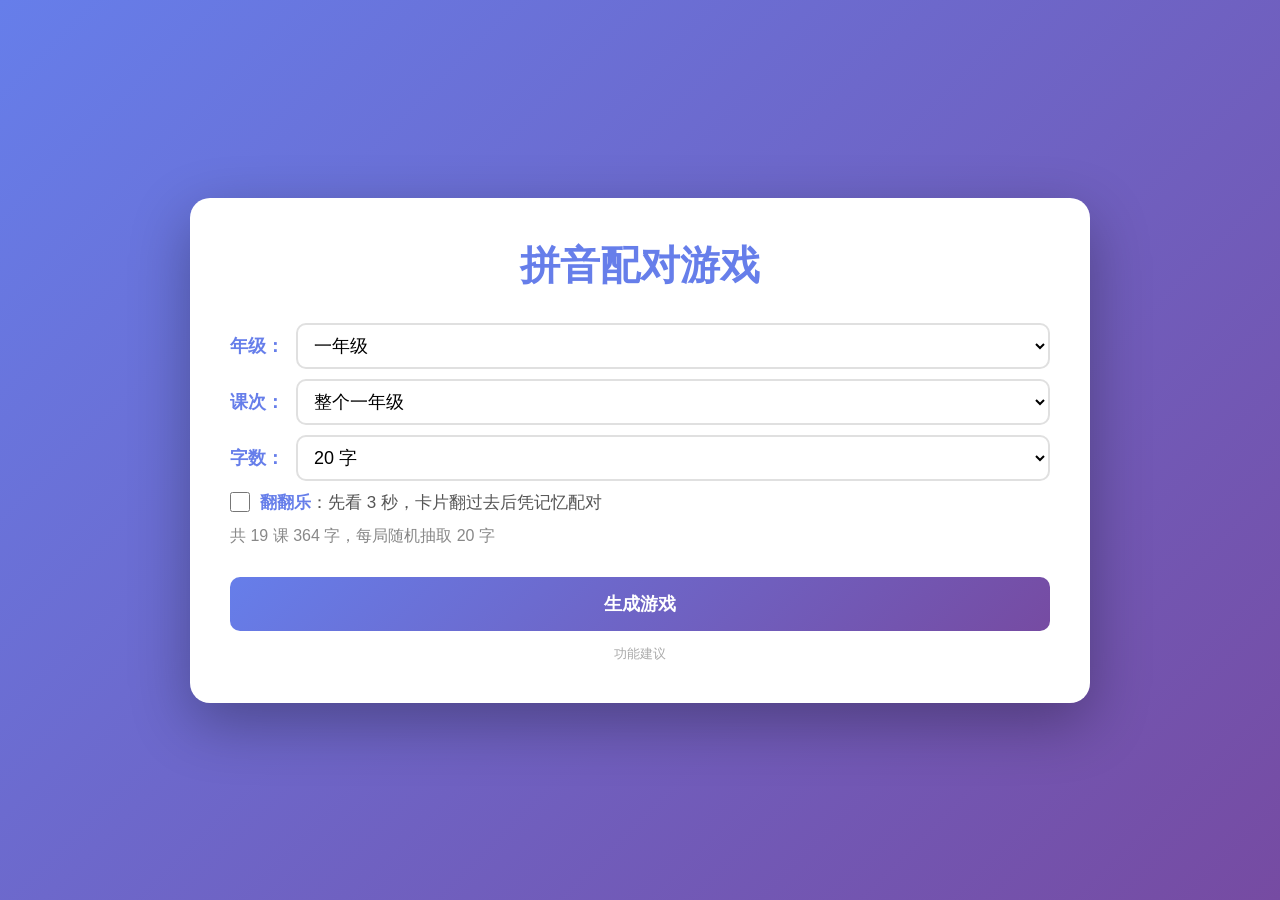
<file: index.html>
<!DOCTYPE html>
<html lang="zh-CN">
<head>
    <!-- GA-START: 安卓 App 打包时会删除这一段 -->
    <!-- Google tag (gtag.js) -->
    <script async src="https://www.googletagmanager.com/gtag/js?id=G-LVJJ4GY9FC"></script>
    <script>
      window.dataLayer = window.dataLayer || [];
      function gtag(){dataLayer.push(arguments);}
      gtag('js', new Date());
      gtag('config', 'G-LVJJ4GY9FC');
    </script>
    <!-- GA-END -->
    <meta charset="UTF-8">
    <meta name="viewport" content="width=device-width, initial-scale=1.0">
    <title>拼音配对游戏</title>
    <link rel="stylesheet" href="style.css">
  <link rel="icon" href="favicon.svg" type="image/svg+xml">
  <link rel="icon" href="favicon-32.png" sizes="32x32" type="image/png">
  <link rel="apple-touch-icon" href="apple-touch-icon.png">
</head>
<body>
    <div class="container">
        <!-- 界面一：选择字表 -->
        <div class="input-screen" id="inputScreen">
            <h1>拼音配对游戏</h1>

            <div class="lesson-picker">
                <label for="gradeSelect">年级：</label>
                <select id="gradeSelect" onchange="onGradeChange()">
                    <!-- 选项由 js/game.js 生成 -->
                </select>
            </div>
            <div class="lesson-picker">
                <label for="lessonSelect">课次：</label>
                <select id="lessonSelect" onchange="updateLessonInfo()">
                    <!-- 选项由 js/game.js 生成 -->
                </select>
            </div>
            <div class="lesson-picker" id="countPicker">
                <label for="wordCount">字数：</label>
                <select id="wordCount" onchange="updateLessonInfo()">
                    <option value="6">6 字</option>
                    <option value="10">10 字</option>
                    <option value="15">15 字</option>
                    <option value="20" selected>20 字</option>
                    <option value="30">30 字</option>
                </select>
            </div>
            <label class="mode-option">
                <input type="checkbox" id="flipMode" onchange="saveSelection()">
                <span><strong>翻翻乐</strong>：先看 3 秒，卡片翻过去后凭记忆配对</span>
            </label>
            <div class="lesson-info" id="lessonInfo"></div>
            <div class="lesson-preview" id="lessonPreview"></div>

            <!-- 自定义字表 -->
            <div id="customArea" class="hidden">
                <div class="instructions">
                    <strong>使用说明：</strong><br>
                    请输入字表,每行一个汉字和对应的拼音，用空格隔开。<br>
                    <br>
                    <strong>V2新功能：</strong><br>
                    1. <strong>同音字配对：</strong>如果"第"和"弟"都标注为dì，它们可以和任何dì配对<br>
                    2. <strong>多音字配对：</strong>一个字可以有多个读音，每个读音都需要配对<br>
                       • 例如：地 dì de（会生成两个"地"卡片，分别对应dì和de）<br>
                       • 任意"地"卡片都可以和dì或de配对<br>
                    <br>
                    例如：<br>
                    天 tiān<br>
                    地 dì de<br>
                    第 dì<br>
                    和 hé hè huó huò
                </div>
                <textarea id="wordInput" placeholder="请输入字表，每行格式：汉字 拼音1 拼音2 ...&#10;&#10;单音字示例：&#10;天 tiān&#10;人 rén&#10;&#10;多音字示例：&#10;地 dì de&#10;和 hé hè huó huò&#10;长 cháng zhǎng"></textarea>
            </div>

            <button class="btn btn-primary" id="startBtn" onclick="startGame()">生成游戏</button>

            <!-- 仅在安卓 App 中显示 -->
            <div class="app-update hidden" id="appUpdate">
                <span id="appVersion"></span>
                <button type="button" class="link-btn" onclick="window.AndroidApp &amp;&amp; AndroidApp.checkUpdate()">检查更新</button>
            </div>
            <p class="feedback-link"><a href="https://mrwengkb.github.io/FeatureReq/?app=HanziMatch" target="_blank" rel="noopener">功能建议</a></p>
        </div>

        <!-- 界面二：游戏界面 -->
        <div class="game-screen hidden" id="gameScreen">
            <div class="game-top">
                <div class="game-lesson" id="gameLesson"></div>
                <div class="timer" id="timer">时间：00:00</div>
            </div>
            <div class="game-hint hidden" id="gameHint">💡 提示：同样的字不能重复配同样的拼音</div>
            <div class="game-board" id="gameBoard"></div>
        </div>

        <!-- 成功提示弹窗 -->
        <div class="success-modal" id="successModal">
            <div class="modal-content">
                <h2>🎉 成功过关！</h2>
                <p>用时：<span id="finalTime"></span></p>
                <div class="modal-buttons">
                    <button class="btn btn-success" onclick="replayGame()">再玩一次</button>
                    <button class="btn btn-secondary" onclick="backToMenu()">返回设置</button>
                </div>
            </div>
        </div>

    </div>

    <script src="js/hanzilist.js"></script>
    <script src="js/game.js"></script>
    <script src="js/app.js"></script>
</body>
</html>
</file>
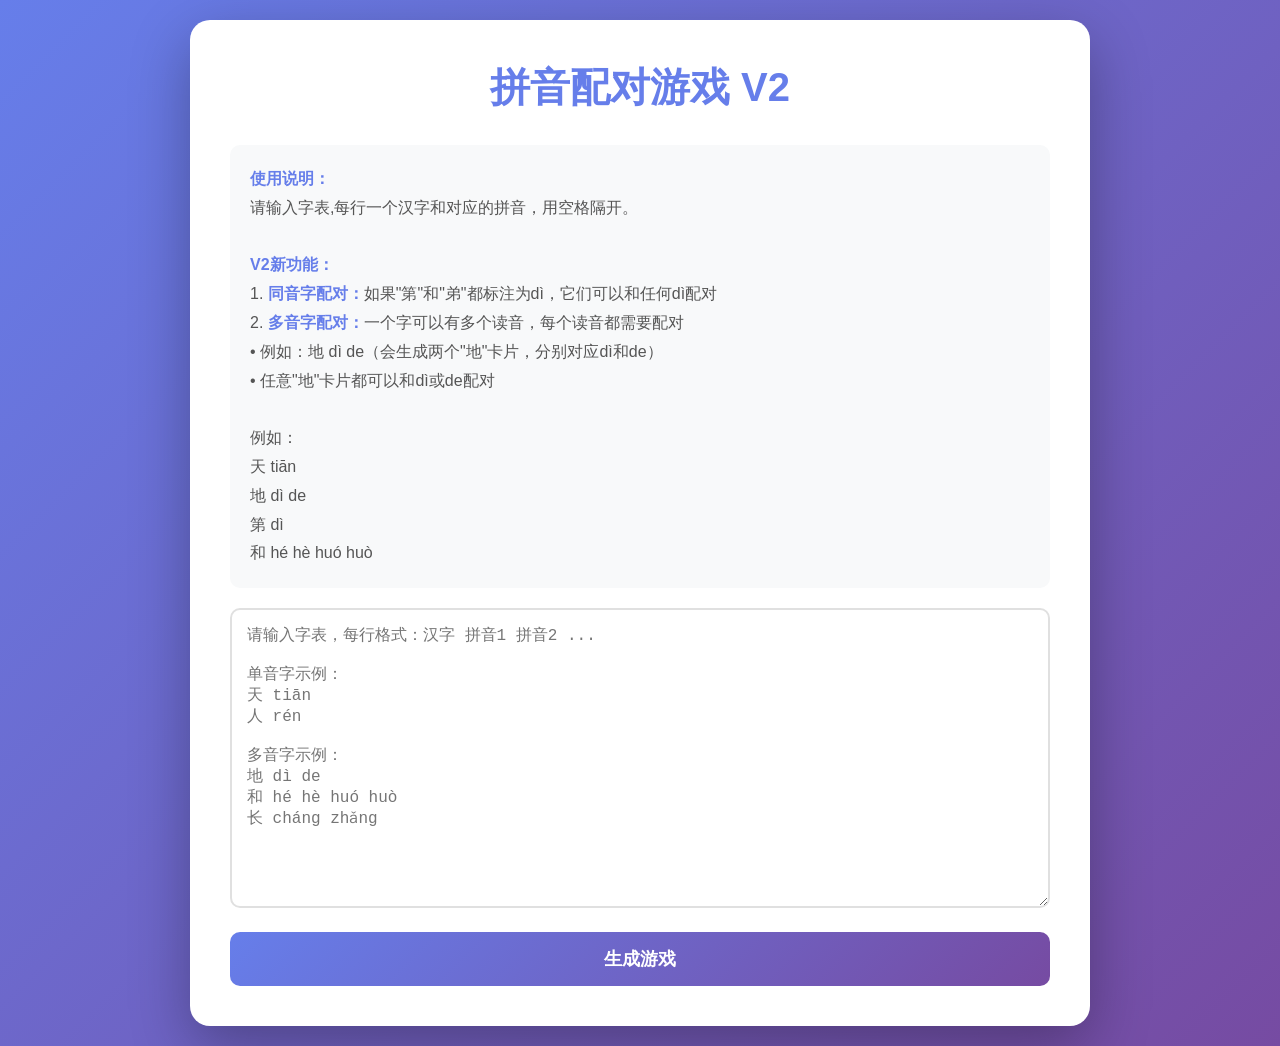
<file: pinyin_matching_game_v2.html>
<!DOCTYPE html>
<html lang="zh-CN">
<head>
    <meta charset="UTF-8">
    <meta name="viewport" content="width=device-width, initial-scale=1.0">
    <title>拼音配对游戏 V2</title>
    <style>
        * {
            margin: 0;
            padding: 0;
            box-sizing: border-box;
        }

        body {
            font-family: 'Microsoft YaHei', Arial, sans-serif;
            background: linear-gradient(135deg, #667eea 0%, #764ba2 100%);
            min-height: 100vh;
            display: flex;
            justify-content: center;
            align-items: center;
            padding: 20px;
        }

        .container {
            background: white;
            border-radius: 20px;
            padding: 40px;
            box-shadow: 0 20px 60px rgba(0, 0, 0, 0.3);
            max-width: 900px;
            width: 100%;
        }

        h1 {
            text-align: center;
            color: #667eea;
            margin-bottom: 30px;
            font-size: 2.5em;
        }

        /* 隐藏类 */
        .hidden {
            display: none !important;
        }

        /* 界面一：输入界面 */
        .input-screen {
            display: block;
        }

        .instructions {
            background: #f8f9fa;
            padding: 20px;
            border-radius: 10px;
            margin-bottom: 20px;
            line-height: 1.8;
            color: #555;
        }

        .instructions strong {
            color: #667eea;
        }

        textarea {
            width: 100%;
            min-height: 300px;
            padding: 15px;
            border: 2px solid #e0e0e0;
            border-radius: 10px;
            font-size: 16px;
            font-family: 'Microsoft YaHei', monospace;
            resize: vertical;
            transition: border-color 0.3s;
        }

        textarea:focus {
            outline: none;
            border-color: #667eea;
        }

        .btn {
            width: 100%;
            padding: 15px;
            margin-top: 20px;
            border: none;
            border-radius: 10px;
            font-size: 18px;
            font-weight: bold;
            cursor: pointer;
            transition: all 0.3s;
        }

        .btn-primary {
            background: linear-gradient(135deg, #667eea 0%, #764ba2 100%);
            color: white;
        }

        .btn-primary:hover {
            transform: translateY(-2px);
            box-shadow: 0 10px 20px rgba(102, 126, 234, 0.3);
        }

        .btn-secondary {
            background: #6c757d;
            color: white;
            margin-top: 10px;
        }

        .btn-secondary:hover {
            background: #5a6268;
        }

        .btn-success {
            background: #28a745;
            color: white;
        }

        .btn-success:hover {
            background: #218838;
        }

        /* 界面二：游戏界面 */
        .game-screen {
            display: block;
        }

        .timer {
            text-align: center;
            font-size: 24px;
            font-weight: bold;
            color: #667eea;
            margin-bottom: 30px;
            padding: 15px;
            background: #f8f9fa;
            border-radius: 10px;
        }

        .game-board {
            display: grid;
            grid-template-columns: repeat(4, 1fr);
            gap: 15px;
            margin-bottom: 20px;
            width: 100%;
        }

        .card {
            min-height: 100px;
            padding: 20px;
            background: linear-gradient(135deg, #667eea 0%, #764ba2 100%);
            border-radius: 10px;
            display: flex;
            justify-content: center;
            align-items: center;
            font-size: 28px;
            font-weight: bold;
            color: white;
            cursor: pointer;
            transition: all 0.3s;
            user-select: none;
            word-break: break-all;
        }

        .card:hover {
            transform: scale(1.05);
            box-shadow: 0 10px 20px rgba(102, 126, 234, 0.4);
        }

        .card.selected {
            background: linear-gradient(135deg, #f093fb 0%, #f5576c 100%);
            transform: scale(1.1);
        }

        .card.matched {
            animation: fadeOut 0.5s ease-out forwards;
        }

        @keyframes fadeOut {
            to {
                opacity: 0;
                transform: scale(0);
            }
        }

        /* 成功提示 */
        .success-modal {
            display: none;
            position: fixed;
            top: 0;
            left: 0;
            width: 100%;
            height: 100%;
            background: rgba(0, 0, 0, 0.7);
            justify-content: center;
            align-items: center;
            z-index: 1000;
        }

        .modal-content {
            background: white;
            padding: 50px;
            border-radius: 20px;
            text-align: center;
            animation: bounceIn 0.5s;
        }

        @keyframes bounceIn {
            0% {
                transform: scale(0);
            }
            50% {
                transform: scale(1.1);
            }
            100% {
                transform: scale(1);
            }
        }

        .modal-content h2 {
            color: #28a745;
            font-size: 3em;
            margin-bottom: 20px;
        }

        .modal-content p {
            font-size: 1.5em;
            color: #555;
            margin-bottom: 30px;
        }

        .modal-buttons {
            display: flex;
            gap: 15px;
            justify-content: center;
        }

        .modal-buttons .btn {
            width: auto;
            min-width: 150px;
            margin-top: 0;
        }

        /* 界面三：结束界面 */
        .end-screen {
            display: block;
            text-align: center;
        }

        .end-screen h2 {
            color: #667eea;
            font-size: 2em;
            margin-top: 50px;
        }

        /* 响应式设计 */
        @media (max-width: 600px) {
            .container {
                padding: 20px;
            }

            h1 {
                font-size: 1.8em;
            }

            .game-board {
                grid-template-columns: repeat(3, 1fr);
                gap: 10px;
            }

            .card {
                font-size: 20px;
                min-height: 80px;
                padding: 15px;
            }

            .modal-content {
                padding: 30px;
            }

            .modal-content h2 {
                font-size: 2em;
            }
        }
    </style>
</head>
<body>
    <div class="container">
        <!-- 界面一：输入界面 -->
        <div class="input-screen" id="inputScreen">
            <h1>拼音配对游戏 V2</h1>
            <div class="instructions">
                <strong>使用说明：</strong><br>
                请输入字表,每行一个汉字和对应的拼音，用空格隔开。<br>
                <br>
                <strong>V2新功能：</strong><br>
                1. <strong>同音字配对：</strong>如果"第"和"弟"都标注为dì，它们可以和任何dì配对<br>
                2. <strong>多音字配对：</strong>一个字可以有多个读音，每个读音都需要配对<br>
                   • 例如：地 dì de（会生成两个"地"卡片，分别对应dì和de）<br>
                   • 任意"地"卡片都可以和dì或de配对<br>
                <br>
                例如：<br>
                天 tiān<br>
                地 dì de<br>
                第 dì<br>
                和 hé hè huó huò
            </div>
            <textarea id="wordInput" placeholder="请输入字表，每行格式：汉字 拼音1 拼音2 ...&#10;&#10;单音字示例：&#10;天 tiān&#10;人 rén&#10;&#10;多音字示例：&#10;地 dì de&#10;和 hé hè huó huò&#10;长 cháng zhǎng"></textarea>
            <button class="btn btn-primary" onclick="startGame()">生成游戏</button>
        </div>

        <!-- 界面二：游戏界面 -->
        <div class="game-screen hidden" id="gameScreen">
            <h1>拼音配对游戏</h1>
            <div class="timer" id="timer">时间：00:00</div>
            <div class="game-board" id="gameBoard"></div>
        </div>

        <!-- 成功提示弹窗 -->
        <div class="success-modal" id="successModal">
            <div class="modal-content">
                <h2>🎉 成功过关！</h2>
                <p>用时：<span id="finalTime"></span></p>
                <div class="modal-buttons">
                    <button class="btn btn-success" onclick="replayGame()">重玩一次</button>
                    <button class="btn btn-secondary" onclick="closeGame()">关闭</button>
                </div>
            </div>
        </div>

        <!-- 界面三：结束界面 -->
        <div class="end-screen hidden" id="endScreen">
            <h1>👋</h1>
            <h2>现在你可以关闭窗口了</h2>
        </div>
    </div>

    <script>
        let words = [];
        let cards = [];
        let selectedCards = [];
        let matchedPairs = 0;
        let startTime = null;
        let timerInterval = null;

        // 音效生成器
        const audioContext = new (window.AudioContext || window.webkitAudioContext)();

        function playSound(frequency, duration, type = 'correct') {
            const oscillator = audioContext.createOscillator();
            const gainNode = audioContext.createGain();

            oscillator.connect(gainNode);
            gainNode.connect(audioContext.destination);

            if (type === 'correct') {
                // 正确音效：愉快的上升音调
                oscillator.frequency.setValueAtTime(frequency, audioContext.currentTime);
                oscillator.frequency.exponentialRampToValueAtTime(frequency * 1.5, audioContext.currentTime + duration);
                oscillator.type = 'sine';
            } else {
                // 错误音效：低沉的音调
                oscillator.frequency.setValueAtTime(frequency, audioContext.currentTime);
                oscillator.type = 'triangle';
            }

            gainNode.gain.setValueAtTime(0.3, audioContext.currentTime);
            gainNode.gain.exponentialRampToValueAtTime(0.01, audioContext.currentTime + duration);

            oscillator.start(audioContext.currentTime);
            oscillator.stop(audioContext.currentTime + duration);
        }

        function startGame() {
            const input = document.getElementById('wordInput').value.trim();
            if (!input) {
                alert('请输入字表！');
                return;
            }

            // 解析输入 - V2支持多音字
            const lines = input.split('\n').filter(line => line.trim());
            words = [];
            for (let line of lines) {
                const parts = line.trim().split(/\s+/);
                if (parts.length >= 2) {
                    const character = parts[0];
                    const pinyins = parts.slice(1); // 可能有多个拼音
                    words.push({
                        character: character,
                        pinyins: pinyins  // 存储所有拼音
                    });
                }
            }

            if (words.length === 0) {
                alert('请输入有效的字表！格式：汉字 拼音1 拼音2 ...');
                return;
            }

            // 显示游戏界面
            document.getElementById('inputScreen').classList.add('hidden');
            document.getElementById('gameScreen').classList.remove('hidden');

            initGame();
        }

        function initGame() {
            // V2多音字功能：为每个拼音生成一对卡片
            cards = [];
            let totalPairs = 0;
            
            words.forEach((word, wordIndex) => {
                // 对于每个拼音，生成一个汉字卡片和一个拼音卡片
                word.pinyins.forEach((pinyin, pinyinIndex) => {
                    // 汉字卡片 - 存储该字的所有读音
                    cards.push({ 
                        type: 'character', 
                        value: word.character, 
                        pinyins: word.pinyins,  // 存储所有读音
                        wordIndex: wordIndex,
                        pinyinIndex: pinyinIndex
                    });
                    // 拼音卡片
                    cards.push({ 
                        type: 'pinyin', 
                        value: pinyin,
                        pinyin: pinyin,  // 当前拼音
                        wordIndex: wordIndex,
                        pinyinIndex: pinyinIndex
                    });
                    totalPairs++;
                });
            });

            // 存储总对数，用于判断游戏完成
            window.totalPairs = totalPairs;

            // 随机打散
            shuffleArray(cards);

            // 渲染游戏板
            const gameBoard = document.getElementById('gameBoard');
            gameBoard.innerHTML = '';
            
            cards.forEach((card, index) => {
                const cardElement = document.createElement('div');
                cardElement.className = 'card';
                cardElement.textContent = card.value;
                cardElement.dataset.index = index;
                cardElement.onclick = () => selectCard(index);
                gameBoard.appendChild(cardElement);
            });

            // 重置游戏状态
            selectedCards = [];
            matchedPairs = 0;
            
            startTimer();
        }

        function shuffleArray(array) {
            for (let i = array.length - 1; i > 0; i--) {
                const j = Math.floor(Math.random() * (i + 1));
                [array[i], array[j]] = [array[j], array[i]];
            }
        }

        function selectCard(index) {
            const cardElement = document.querySelectorAll('.card')[index];
            
            // 如果已经选中或已匹配，忽略
            if (cardElement.classList.contains('selected') || 
                cardElement.classList.contains('matched')) {
                return;
            }

            // 如果已经选了两张，忽略
            if (selectedCards.length >= 2) {
                return;
            }

            // 标记为选中
            cardElement.classList.add('selected');
            selectedCards.push({ index, card: cards[index] });

            // 如果选了两张卡片
            if (selectedCards.length === 2) {
                checkMatch();
            }
        }

        function checkMatch() {
            const [first, second] = selectedCards;
            
            // V2多音字配对逻辑：
            // 1. 检查是否一个是汉字卡片，一个是拼音卡片
            // 2. 汉字卡片的读音列表中包含拼音卡片的拼音即可配对
            
            let isMatch = false;
            
            if (first.card.type === 'character' && second.card.type === 'pinyin') {
                // 汉字卡片的所有读音中包含这个拼音
                isMatch = first.card.pinyins.includes(second.card.pinyin);
            } else if (first.card.type === 'pinyin' && second.card.type === 'character') {
                // 汉字卡片的所有读音中包含这个拼音
                isMatch = second.card.pinyins.includes(first.card.pinyin);
            }
            
            if (isMatch) {
                // 配对成功
                playSound(523.25, 0.2, 'correct'); // C5音
                
                setTimeout(() => {
                    const cardElements = document.querySelectorAll('.card');
                    cardElements[first.index].classList.add('matched');
                    cardElements[second.index].classList.add('matched');
                    
                    cardElements[first.index].classList.remove('selected');
                    cardElements[second.index].classList.remove('selected');
                    
                    matchedPairs++;
                    selectedCards = [];

                    // 检查是否完成 - 使用totalPairs而非words.length
                    if (matchedPairs === window.totalPairs) {
                        setTimeout(() => {
                            gameComplete();
                        }, 500);
                    }
                }, 300);
            } else {
                // 配对失败
                playSound(196.00, 0.3, 'wrong'); // G3音
                
                setTimeout(() => {
                    const cardElements = document.querySelectorAll('.card');
                    cardElements[first.index].classList.remove('selected');
                    cardElements[second.index].classList.remove('selected');
                    selectedCards = [];
                }, 800);
            }
        }

        function startTimer() {
            startTime = Date.now();
            timerInterval = setInterval(updateTimer, 100);
        }

        function updateTimer() {
            const elapsed = Date.now() - startTime;
            const seconds = Math.floor(elapsed / 1000);
            const minutes = Math.floor(seconds / 60);
            const secs = seconds % 60;
            document.getElementById('timer').textContent = 
                `时间：${String(minutes).padStart(2, '0')}:${String(secs).padStart(2, '0')}`;
        }

        function gameComplete() {
            clearInterval(timerInterval);
            const finalTime = document.getElementById('timer').textContent.replace('时间：', '');
            document.getElementById('finalTime').textContent = finalTime;
            document.getElementById('successModal').style.display = 'flex';
        }

        function replayGame() {
            document.getElementById('successModal').style.display = 'none';
            initGame();
        }

        function closeGame() {
            document.getElementById('gameScreen').classList.add('hidden');
            document.getElementById('successModal').style.display = 'none';
            document.getElementById('endScreen').classList.remove('hidden');
        }
    </script>
</body>
</html>
</file>
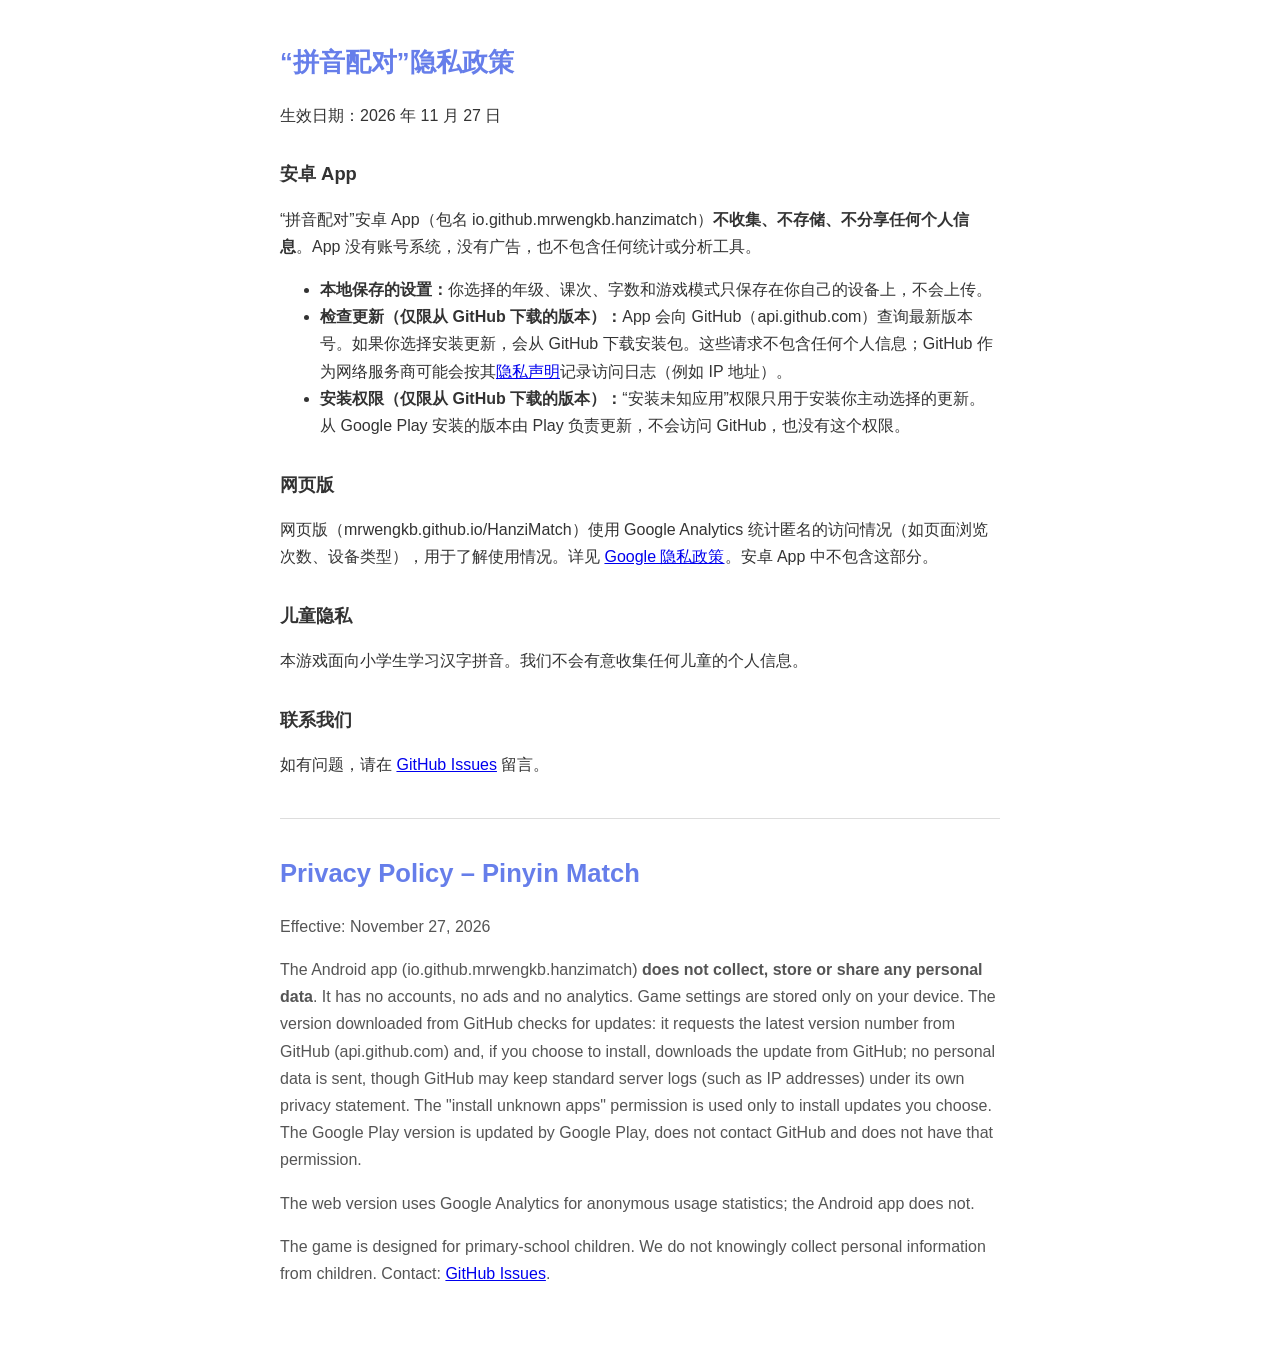
<file: privacy.html>
<!DOCTYPE html>
<html lang="zh-CN">
<head>
<meta charset="UTF-8">
  <!-- GA-START: Google Analytics (removed when building children's Android apps) -->
  <script async src="https://www.googletagmanager.com/gtag/js?id=G-LVJJ4GY9FC"></script>
  <script>
    window.dataLayer = window.dataLayer || [];
    function gtag(){dataLayer.push(arguments);}
    gtag('js', new Date());
    gtag('config', 'G-LVJJ4GY9FC');
  </script>
  <!-- GA-END -->
<meta name="viewport" content="width=device-width, initial-scale=1.0">
<title>隐私政策 · 拼音配对</title>
<link rel="icon" href="favicon.svg" type="image/svg+xml">
<style>
  body { font-family: -apple-system, 'Microsoft YaHei', 'PingFang SC', sans-serif; max-width: 720px; margin: 0 auto; padding: 24px 16px 48px; line-height: 1.7; color: #333; background: #fff; }
  h1 { color: #667eea; font-size: 1.6em; }
  h2 { font-size: 1.15em; margin-top: 1.6em; }
  .en { color: #555; border-top: 1px solid #ddd; margin-top: 2.5em; padding-top: 1em; }
  @media (prefers-color-scheme: dark) { body { background: #16161d; color: #ddd; } .en { color: #bbb; border-color: #444; } }
</style>
</head>
<body>
<h1>“拼音配对”隐私政策</h1>
<p>生效日期：2026 年 11 月 27 日</p>

<h2>安卓 App</h2>
<p>“拼音配对”安卓 App（包名 io.github.mrwengkb.hanzimatch）<strong>不收集、不存储、不分享任何个人信息</strong>。App 没有账号系统，没有广告，也不包含任何统计或分析工具。</p>
<ul>
  <li><strong>本地保存的设置：</strong>你选择的年级、课次、字数和游戏模式只保存在你自己的设备上，不会上传。</li>
  <li><strong>检查更新（仅限从 GitHub 下载的版本）：</strong>App 会向 GitHub（api.github.com）查询最新版本号。如果你选择安装更新，会从 GitHub 下载安装包。这些请求不包含任何个人信息；GitHub 作为网络服务商可能会按其<a href="https://docs.github.com/site-policy/privacy-policies/github-general-privacy-statement">隐私声明</a>记录访问日志（例如 IP 地址）。</li>
  <li><strong>安装权限（仅限从 GitHub 下载的版本）：</strong>“安装未知应用”权限只用于安装你主动选择的更新。从 Google Play 安装的版本由 Play 负责更新，不会访问 GitHub，也没有这个权限。</li>
</ul>

<h2>网页版</h2>
<p>网页版（mrwengkb.github.io/HanziMatch）使用 Google Analytics 统计匿名的访问情况（如页面浏览次数、设备类型），用于了解使用情况。详见 <a href="https://policies.google.com/privacy">Google 隐私政策</a>。安卓 App 中不包含这部分。</p>

<h2>儿童隐私</h2>
<p>本游戏面向小学生学习汉字拼音。我们不会有意收集任何儿童的个人信息。</p>

<h2>联系我们</h2>
<p>如有问题，请在 <a href="https://github.com/MrWengKB/HanziMatch/issues">GitHub Issues</a> 留言。</p>

<div class="en">
<h1>Privacy Policy – Pinyin Match</h1>
<p>Effective: November 27, 2026</p>
<p>The Android app (io.github.mrwengkb.hanzimatch) <strong>does not collect, store or share any personal data</strong>. It has no accounts, no ads and no analytics. Game settings are stored only on your device. The version downloaded from GitHub checks for updates: it requests the latest version number from GitHub (api.github.com) and, if you choose to install, downloads the update from GitHub; no personal data is sent, though GitHub may keep standard server logs (such as IP addresses) under its own privacy statement. The "install unknown apps" permission is used only to install updates you choose. The Google Play version is updated by Google Play, does not contact GitHub and does not have that permission.</p>
<p>The web version uses Google Analytics for anonymous usage statistics; the Android app does not.</p>
<p>The game is designed for primary-school children. We do not knowingly collect personal information from children. Contact: <a href="https://github.com/MrWengKB/HanziMatch/issues">GitHub Issues</a>.</p>
</div>
</body>
</html>
</file>
<file: style.css>
* {
    margin: 0;
    padding: 0;
    box-sizing: border-box;
}

body {
    font-family: 'Microsoft YaHei', Arial, sans-serif;
    background: linear-gradient(135deg, #667eea 0%, #764ba2 100%);
    min-height: 100vh;
    display: flex;
    justify-content: center;
    align-items: center;
    padding: 20px;
}

.container {
    background: white;
    border-radius: 20px;
    padding: 40px;
    box-shadow: 0 20px 60px rgba(0, 0, 0, 0.3);
    max-width: 900px;
    width: 100%;
}

h1 {
    text-align: center;
    color: #667eea;
    margin-bottom: 30px;
    font-size: 2.5em;
}

/* 隐藏类 */
.hidden {
    display: none !important;
}

/* 界面一：输入界面 */
.input-screen {
    display: block;
}

.instructions {
    background: #f8f9fa;
    padding: 20px;
    border-radius: 10px;
    margin-bottom: 20px;
    line-height: 1.8;
    color: #555;
}

.instructions strong {
    color: #667eea;
}

textarea {
    width: 100%;
    min-height: 300px;
    padding: 15px;
    border: 2px solid #e0e0e0;
    border-radius: 10px;
    font-size: 16px;
    font-family: 'Microsoft YaHei', monospace;
    resize: vertical;
    transition: border-color 0.3s;
}

textarea:focus {
    outline: none;
    border-color: #667eea;
}

.btn {
    width: 100%;
    padding: 15px;
    margin-top: 20px;
    border: none;
    border-radius: 10px;
    font-size: 18px;
    font-weight: bold;
    cursor: pointer;
    transition: all 0.3s;
}

.btn-primary {
    background: linear-gradient(135deg, #667eea 0%, #764ba2 100%);
    color: white;
}

.btn-primary:hover {
    transform: translateY(-2px);
    box-shadow: 0 10px 20px rgba(102, 126, 234, 0.3);
}

.btn-secondary {
    background: #6c757d;
    color: white;
    margin-top: 10px;
}

.btn-secondary:hover {
    background: #5a6268;
}

.btn-success {
    background: #28a745;
    color: white;
}

.btn-success:hover {
    background: #218838;
}

/* 界面二：游戏界面 */
.game-screen {
    display: block;
}

.timer {
    text-align: center;
    font-size: 22px;
    font-weight: bold;
    color: #667eea;
    padding: 6px 16px;
    background: #f8f9fa;
    border-radius: 10px;
    white-space: nowrap;
}

/* 游戏中：界面占满整个屏幕，卡片大小由 js/game.js 根据屏幕计算 */
body.playing {
    padding: 8px;
    align-items: stretch;
}

body.playing .container {
    max-width: 1400px;
    padding: 12px 16px;
    height: calc(100vh - 16px);
    height: calc(100dvh - 16px);
    display: flex;
    flex-direction: column;
}

body.playing .game-screen {
    flex: 1;
    min-height: 0;
    display: flex;
    flex-direction: column;
}

.game-top {
    display: flex;
    justify-content: space-between;
    align-items: center;
    gap: 10px;
    margin-bottom: 10px;
}

.game-board {
    flex: 1;
    min-height: 0;
    display: grid;
    justify-content: center;
    align-content: center;
    width: 100%;
    --pinyin-font: 28px;
    --char-font: 36px;
}

.card {
    position: relative;
    background: linear-gradient(135deg, #667eea 0%, #764ba2 100%);
    border-radius: 10px;
    display: flex;
    justify-content: center;
    align-items: center;
    font-size: var(--pinyin-font);
    font-weight: bold;
    color: white;
    cursor: pointer;
    transition: all 0.3s;
    user-select: none;
    overflow: hidden;
    white-space: nowrap;
}

.card.card-char {
    font-size: var(--char-font);
}

/* 翻翻乐：卡片背面 */
.card.face-down {
    background: linear-gradient(135deg, #ffb347 0%, #ff8c42 100%);
    color: transparent;
}

.card.face-down::after {
    content: '?';
    position: absolute;
    color: rgba(255, 255, 255, 0.9);
    font-size: var(--char-font);
}

.card.flip {
    animation: flip 0.3s ease-out;
}

@keyframes flip {
    from {
        transform: rotateY(90deg);
    }
    to {
        transform: rotateY(0);
    }
}

.card:hover {
    transform: scale(1.05);
    box-shadow: 0 10px 20px rgba(102, 126, 234, 0.4);
}

.card.selected {
    background: linear-gradient(135deg, #f093fb 0%, #f5576c 100%);
    transform: scale(1.1);
}

.card.matched {
    animation: fadeOut 0.5s ease-out forwards;
}

@keyframes fadeOut {
    to {
        opacity: 0;
        transform: scale(0);
    }
}

/* 成功提示 */
.success-modal {
    display: none;
    position: fixed;
    top: 0;
    left: 0;
    width: 100%;
    height: 100%;
    background: rgba(0, 0, 0, 0.7);
    justify-content: center;
    align-items: center;
    z-index: 1000;
}

.modal-content {
    background: white;
    padding: 50px;
    border-radius: 20px;
    text-align: center;
    animation: bounceIn 0.5s;
}

@keyframes bounceIn {
    0% {
        transform: scale(0);
    }
    50% {
        transform: scale(1.1);
    }
    100% {
        transform: scale(1);
    }
}

.modal-content h2 {
    color: #28a745;
    font-size: 3em;
    margin-bottom: 20px;
}

.modal-content p {
    font-size: 1.5em;
    color: #555;
    margin-bottom: 30px;
}

.modal-buttons {
    flex-wrap: wrap;
    display: flex;
    gap: 15px;
    justify-content: center;
}

.modal-buttons .btn {
    width: auto;
    min-width: 150px;
    margin-top: 0;
}


/* 响应式设计 */
@media (max-width: 600px) {
    .container {
        padding: 20px;
    }

    h1 {
        font-size: 1.8em;
    }

    .modal-content {
        padding: 30px;
    }

    .modal-content h2 {
        font-size: 2em;
    }
}

/* 课次选择 */
.lesson-picker {
    display: flex;
    align-items: center;
    gap: 12px;
    flex-wrap: wrap;
    margin-bottom: 10px;
    font-size: 18px;
    color: #555;
}

.lesson-picker label {
    font-weight: bold;
    color: #667eea;
}

.lesson-picker select {
    flex: 1;
    min-width: 200px;
    padding: 10px 12px;
    font-size: 18px;
    font-family: inherit;
    border: 2px solid #e0e0e0;
    border-radius: 10px;
    background: white;
    cursor: pointer;
}

.lesson-picker select:focus {
    outline: none;
    border-color: #667eea;
}

.lesson-info {
    color: #888;
    font-size: 16px;
    margin-bottom: 10px;
}

.lesson-preview {
    background: #f8f9fa;
    padding: 15px;
    border-radius: 10px;
    font-size: 22px;
    letter-spacing: 6px;
    line-height: 1.8;
    color: #444;
    word-break: break-all;
}

.game-lesson {
    color: #888;
    font-size: 18px;
    overflow: hidden;
    text-overflow: ellipsis;
    white-space: nowrap;
}

.mode-option {
    display: flex;
    align-items: center;
    gap: 10px;
    margin: 4px 0 12px;
    font-size: 17px;
    color: #555;
    cursor: pointer;
}

.mode-option input {
    width: 20px;
    height: 20px;
    accent-color: #667eea;
    cursor: pointer;
}

.mode-option strong {
    color: #667eea;
}

.game-hint {
    text-align: center;
    color: #b8860b;
    background: #fff8e1;
    border-radius: 10px;
    padding: 8px 12px;
    margin-bottom: 10px;
    font-size: 15px;
}

/* 安卓 App：版本号与检查更新 */
.app-update {
    margin-top: 16px;
    text-align: center;
    font-size: 14px;
    color: #888;
}
.app-update.hidden { display: none; }
.feedback-link {
    margin: 14px 0 0;
    text-align: center;
    font-size: 13px;
}
.feedback-link a { color: #aaa; text-decoration: none; }
.feedback-link a:hover { color: #667eea; text-decoration: underline; }
.link-btn {
    background: none;
    border: none;
    color: #667eea;
    font-size: 14px;
    text-decoration: underline;
    cursor: pointer;
    padding: 4px 8px;
}
</file>
